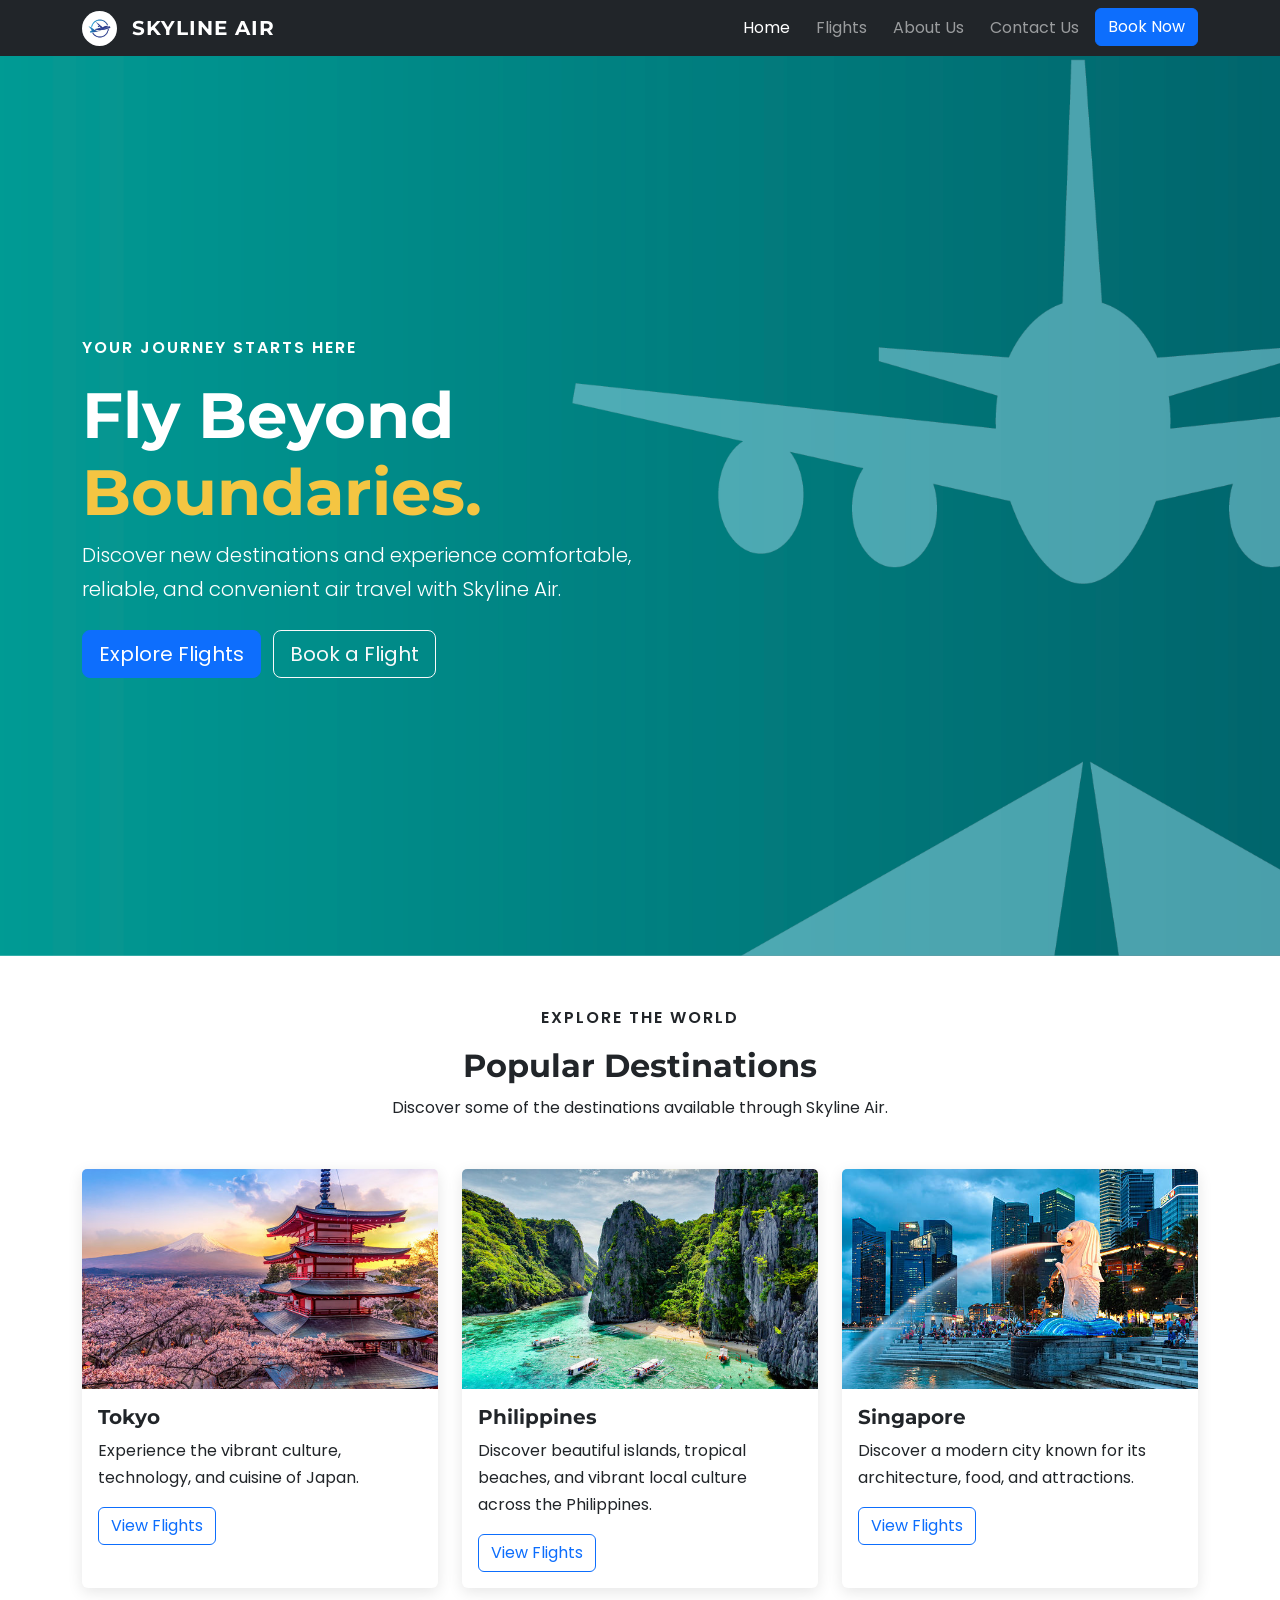
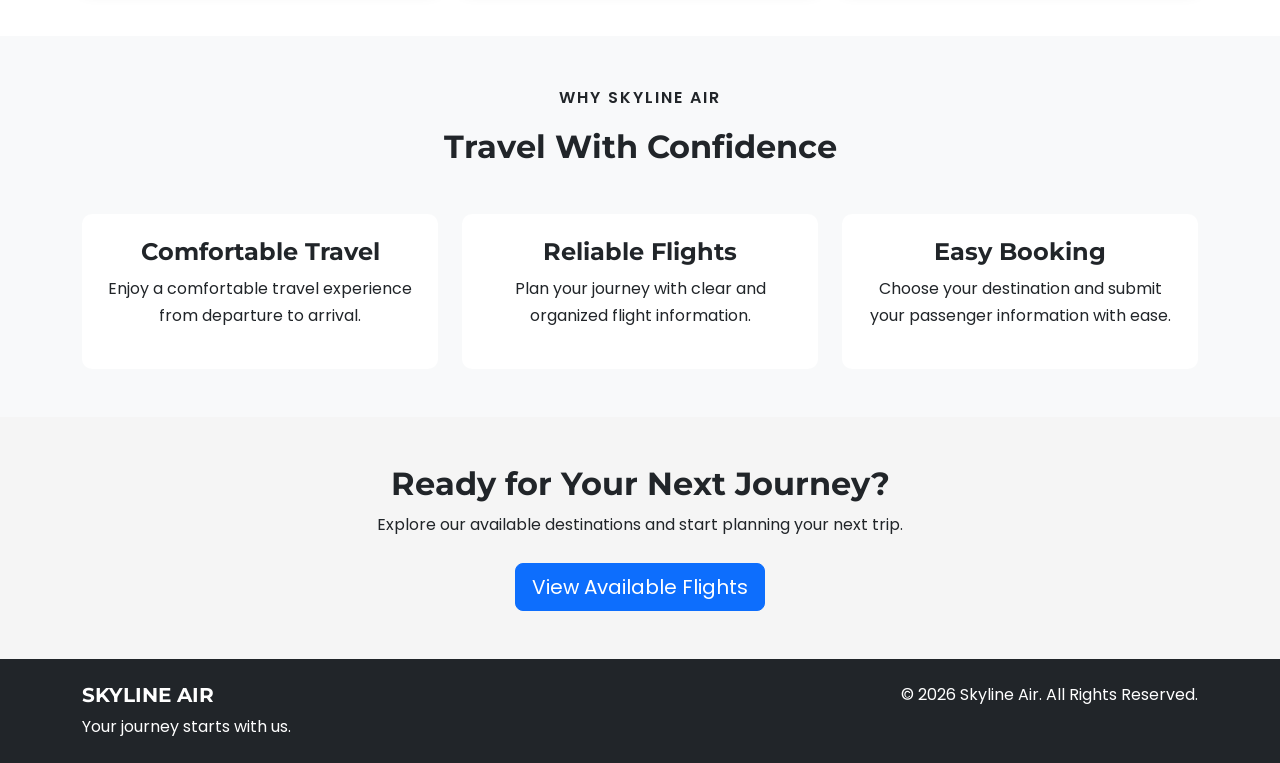
<file: index.html>
<!DOCTYPE html>
<html lang="en">

<head>
    <meta charset="UTF-8">
    <meta name="viewport" content="width=device-width, initial-scale=1.0">

    <title>Skyline Air | Home</title>

    <!-- Bootstrap CSS -->
    <link
        href="https://cdn.jsdelivr.net/npm/bootstrap@5.3.3/dist/css/bootstrap.min.css"
        rel="stylesheet">

    <!-- Google Fonts -->
    <link rel="preconnect" href="https://fonts.googleapis.com">
    <link rel="preconnect" href="https://fonts.gstatic.com" crossorigin>
    <link
        href="https://fonts.googleapis.com/css2?family=Montserrat:wght@400;500;600;700&family=Poppins:wght@400;500;600;700&display=swap"
        rel="stylesheet">

    <!-- Custom CSS -->
    <link rel="stylesheet" href="styles.css">
</head>

<body>

    <!-- Navbar -->
    <nav class="navbar navbar-expand-lg navbar-dark bg-dark">
        <div class="container">

            <img src="images/logo.jpg" class="logo">

            <a class="navbar-brand fw-bold" href="index.html">
                SKYLINE AIR
            </a>

           <button
                class="navbar-toggler"
                type="button"
                data-bs-toggle="collapse"
                data-bs-target="#navbarNav"
                aria-controls="navbarNav"
                aria-expanded="false"
                aria-label="Toggle navigation">

                <span class="navbar-toggler-icon"></span>

            </button>


            <div class="collapse navbar-collapse" id="navbarNav">

                <ul class="navbar-nav ms-auto">

                    <li class="nav-item">
                        <a class="nav-link active" href="index.html">Home</a>
                    </li>

                    <li class="nav-item">
                        <a class="nav-link" href="flights.html">Flights</a>
                    </li>

                    <li class="nav-item">
                        <a class="nav-link" href="about.html">About Us</a>
                    </li>

                    <li class="nav-item">
                        <a class="nav-link" href="contact.html">Contact Us</a>
                    </li>

                    <li class="nav-item ms-lg-2">
                        <a class="btn btn-primary" href="booking.html">
                            Book Now
                        </a>
                    </li>

                </ul>

            </div>
        </div>
    </nav>


    <!-- Hero Section -->
    <section class="hero-section">

    <div class="container">
        <div class="row align-items-center min-vh-100">

            <div class="col-lg-7">

                <p class="hero-subtitle">
                    YOUR JOURNEY STARTS HERE
                </p>

                <h1 class="display-3 fw-bold">
                    Fly Beyond
                    <span class="text-primary">Boundaries.</span>
                </h1>

                <p class="lead">
                    Discover new destinations and experience comfortable,
                    reliable, and convenient air travel with Skyline Air.
                </p>

                <div class="mt-4">

                    <a href="flights.html" class="btn btn-primary btn-lg me-2">
                        Explore Flights
                    </a>

                    <a href="booking.html" class="btn btn-outline-light btn-lg">
                        Book a Flight
                    </a>

                </div>

            </div>

        </div>
    </div>

</section>


    <!-- Popular Destinations -->
    <section class="py-5">

        <div class="container">

            <div class="text-center mb-5">

                <p class="section-subtitle">
                    EXPLORE THE WORLD
                </p>

                <h2 class="fw-bold">
                    Popular Destinations
                </h2>

                <p>
                    Discover some of the destinations available through
                    Skyline Air.
                </p>

            </div>


            <div class="row g-4">

                <!-- Tokyo -->
                <div class="col-md-6 col-lg-4">

                    <div class="card destination-card h-100">

                        <img
                            src="images/tokyo.jpg"
                            class="card-img-top"
                            alt="Tokyo">

                        <div class="card-body">

                            <h5 class="card-title fw-bold">
                                Tokyo
                            </h5>

                            <p class="card-text">
                                Experience the vibrant culture, technology,
                                and cuisine of Japan.
                            </p>

                            <a href="flights.html" class="btn btn-outline-primary">
                                View Flights
                            </a>

                        </div>

                    </div>

                </div>


                <!-- Philippines -->
                <div class="col-md-6 col-lg-4">

                    <div class="card destination-card h-100">

                        <img
                            src="images/philippines.jpg"
                            class="card-img-top"
                            alt="Philippines">

                        <div class="card-body">

                            <h5 class="card-title fw-bold">
                                Philippines
                            </h5>

                            <p class="card-text">
                                Discover beautiful islands, tropical beaches, and
                                vibrant local culture across the Philippines.
                            </p>

                            <a href="flights.html" class="btn btn-outline-primary">
                                View Flights
                            </a>

                        </div>

                    </div>

                </div>

                <!-- Singapore -->
                <div class="col-md-6 col-lg-4">

                    <div class="card destination-card h-100">

                        <img
                            src="images/singapore.jpg"
                            class="card-img-top"
                            alt="Singapore">

                        <div class="card-body">

                            <h5 class="card-title fw-bold">
                                Singapore
                            </h5>

                            <p class="card-text">
                                Discover a modern city known for its
                                architecture, food, and attractions.
                            </p>

                            <a href="flights.html" class="btn btn-outline-primary">
                                View Flights
                            </a>

                        </div>

                    </div>

                </div>

            </div>

        </div>

    </section>


    <!-- Why Choose Us -->
    <section class="py-5 bg-light">

        <div class="container">

            <div class="text-center mb-5">

                <p class="section-subtitle">
                    WHY SKYLINE AIR
                </p>

                <h2 class="fw-bold">
                    Travel With Confidence
                </h2>

            </div>


            <div class="row g-4 text-center">

                <div class="col-md-4">

                    <div class="feature-box p-4">

                        <h4 class="fw-bold">
                            Comfortable Travel
                        </h4>

                        <p>
                            Enjoy a comfortable travel experience from
                            departure to arrival.
                        </p>

                    </div>

                </div>


                <div class="col-md-4">

                    <div class="feature-box p-4">

                        <h4 class="fw-bold">
                            Reliable Flights
                        </h4>

                        <p>
                            Plan your journey with clear and organized
                            flight information.
                        </p>

                    </div>

                </div>


                <div class="col-md-4">

                    <div class="feature-box p-4">

                        <h4 class="fw-bold">
                            Easy Booking
                        </h4>

                        <p>
                            Choose your destination and submit your passenger
                            information with ease.
                        </p>

                    </div>

                </div>

            </div>

        </div>

    </section>


    <!-- Call To Action -->
    <section class="cta-section py-5">

        <div class="container text-center">

            <h2 class="fw-bold">
                Ready for Your Next Journey?
            </h2>

            <p class="mb-4">
                Explore our available destinations and start planning
                your next trip.
            </p>

            <a href="flights.html" class="btn btn-primary btn-lg">
                View Available Flights
            </a>

        </div>

    </section>


    <!-- Footer -->
    <footer class="bg-dark text-white py-4">

        <div class="container">

            <div class="row">

                <div class="col-md-6">

                    <h5 class="fw-bold">
                        SKYLINE AIR
                    </h5>

                    <p>
                        Your journey starts with us.
                    </p>

                </div>

                <div class="col-md-6 text-md-end">

                    <p class="mb-0">
                        © 2026 Skyline Air. All Rights Reserved.
                    </p>

                </div>

            </div>

        </div>

    </footer>


    <!-- Bootstrap JavaScript Bundle
         Required only for the responsive navbar toggler -->
    <script
        src="https://cdn.jsdelivr.net/npm/bootstrap@5.3.3/dist/js/bootstrap.bundle.min.js">
    </script>

</body>

</html>
</file>
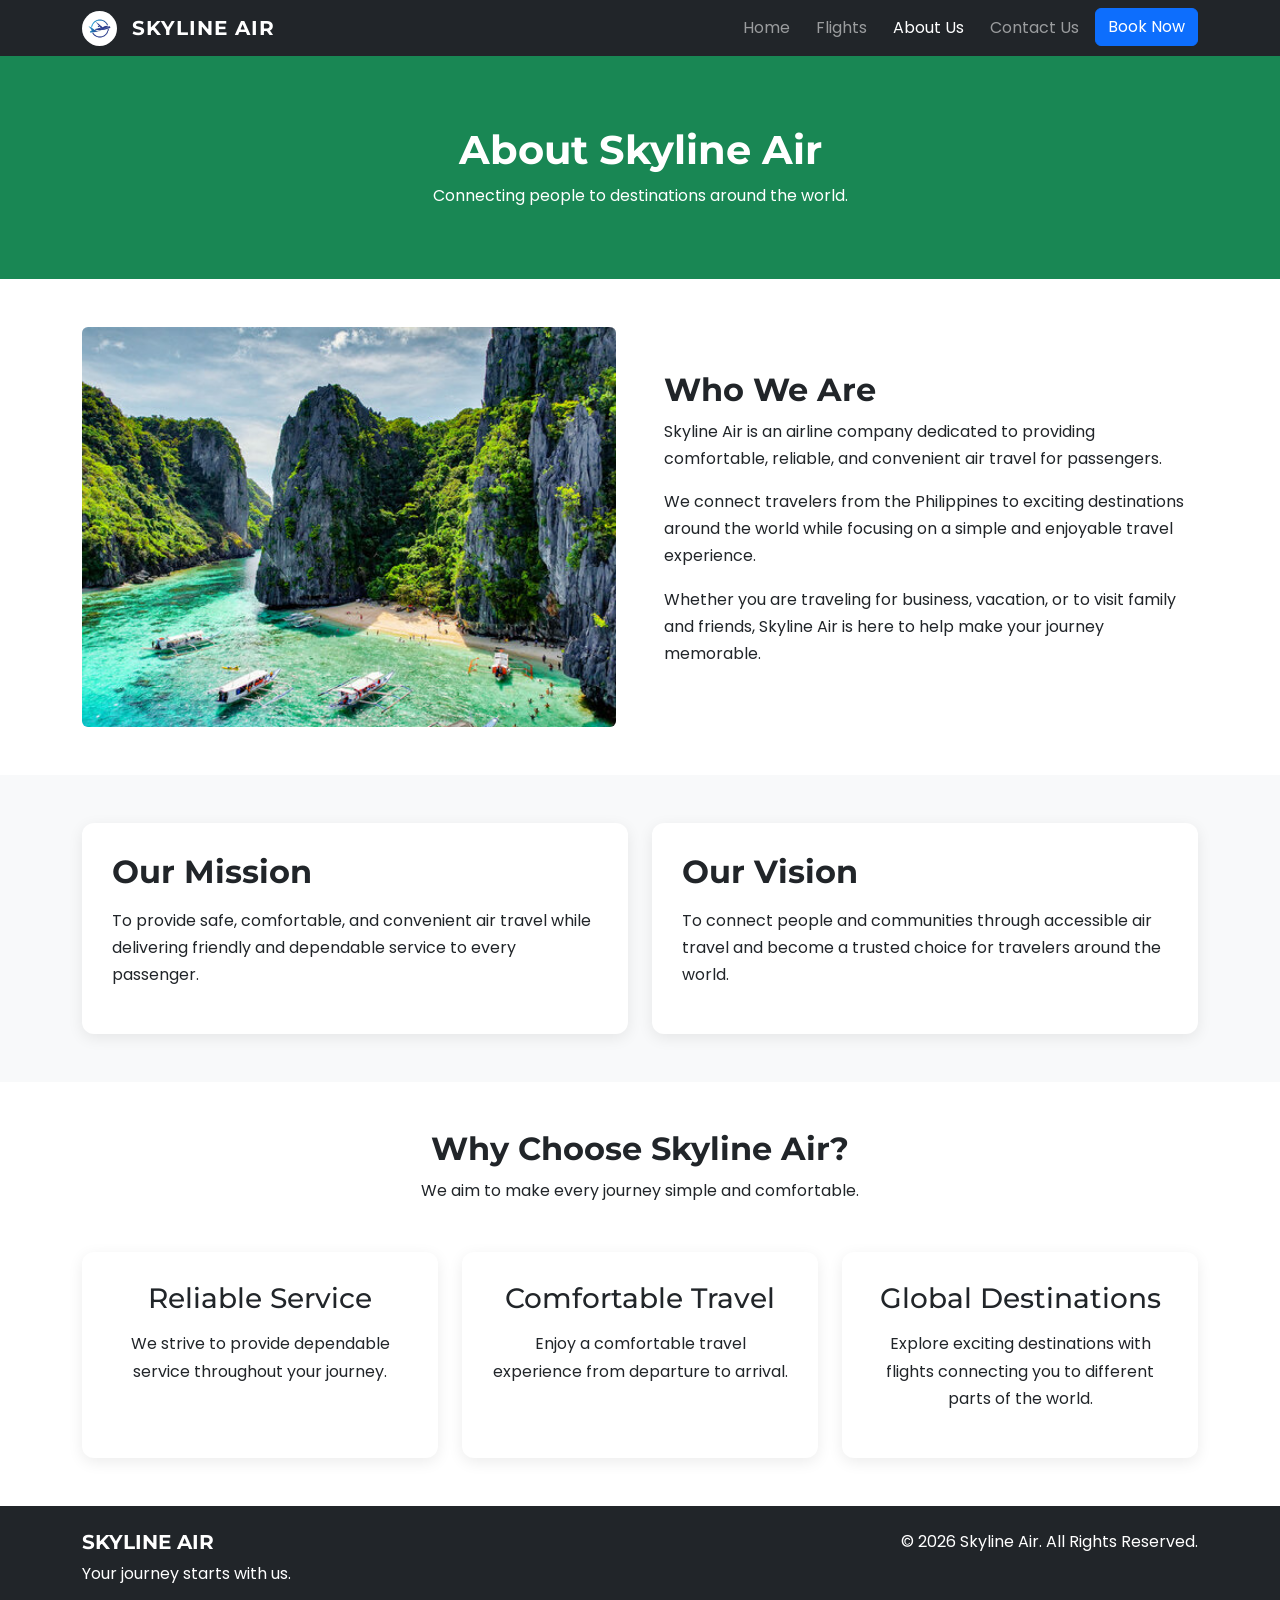
<file: about.html>
<!DOCTYPE html>
<html lang="en">

<head>
    <meta charset="UTF-8">
    <meta name="viewport" content="width=device-width, initial-scale=1.0">

    <title>About Us | Skyline Air</title>

    <!-- Bootstrap -->
    <link
        href="https://cdn.jsdelivr.net/npm/bootstrap@5.3.3/dist/css/bootstrap.min.css"
        rel="stylesheet">

    <!-- Google Fonts -->
    <link
        href="https://fonts.googleapis.com/css2?family=Montserrat:wght@400;500;600;700&family=Poppins:wght@400;500;600&display=swap"
        rel="stylesheet">

    <!-- Custom CSS -->
    <link rel="stylesheet" href="styles.css">
</head>

<body>

    <!-- Navbar -->
    <nav class="navbar navbar-expand-lg navbar-dark bg-dark">
        <div class="container">

            <img src="images/logo.jpg" class="logo" alt="Skyline Air Logo">

            <a class="navbar-brand fw-bold" href="index.html">
                SKYLINE AIR
            </a>

            <button
                class="navbar-toggler"
                type="button"
                data-bs-toggle="collapse"
                data-bs-target="#navbarNav"
                aria-controls="navbarNav"
                aria-expanded="false"
                aria-label="Toggle navigation">

                <span class="navbar-toggler-icon"></span>

            </button>

            <div class="collapse navbar-collapse" id="navbarNav">

                <ul class="navbar-nav ms-auto">

                    <li class="nav-item">
                        <a class="nav-link" href="index.html">
                            Home
                        </a>
                    </li>

                    <li class="nav-item">
                        <a class="nav-link" href="flights.html">
                            Flights
                        </a>
                    </li>

                    <li class="nav-item">
                        <a class="nav-link active" href="about.html">
                            About Us
                        </a>
                    </li>

                    <li class="nav-item">
                        <a class="nav-link" href="contact.html">
                            Contact Us
                        </a>
                    </li>

                    <li class="nav-item ms-lg-2">
                        <a class="btn btn-primary" href="booking.html">
                            Book Now
                        </a>
                    </li>

                </ul>

            </div>
        </div>
    </nav>


    <!-- About Header -->
    <section class="about-header">
        <div class="container text-center">

            <h1>About Skyline Air</h1>

            <p>
                Connecting people to destinations around the world.
            </p>

        </div>
    </section>


    <!-- About Us -->
    <main>

        <section class="py-5">

            <div class="container">

                <div class="row align-items-center g-5">

                    <div class="col-lg-6">

                        <img
                            src="images/philippines.jpg"
                            class="img-fluid rounded about-image"
                            alt="Skyline Air Destination">

                    </div>

                    <div class="col-lg-6">

                        <h2>Who We Are</h2>

                        <p>
                            Skyline Air is an airline company dedicated to
                            providing comfortable, reliable, and convenient
                            air travel for passengers.
                        </p>

                        <p>
                            We connect travelers from the Philippines to
                            exciting destinations around the world while
                            focusing on a simple and enjoyable travel
                            experience.
                        </p>

                        <p>
                            Whether you are traveling for business,
                            vacation, or to visit family and friends,
                            Skyline Air is here to help make your journey
                            memorable.
                        </p>

                    </div>

                </div>

            </div>

        </section>


        <!-- Mission and Vision -->
        <section class="about-values py-5">

            <div class="container">

                <div class="row g-4">

                    <div class="col-md-6">

                        <div class="value-card h-100">

                            <h2>Our Mission</h2>

                            <p>
                                To provide safe, comfortable, and convenient
                                air travel while delivering friendly and
                                dependable service to every passenger.
                            </p>

                        </div>

                    </div>

                    <div class="col-md-6">

                        <div class="value-card h-100">

                            <h2>Our Vision</h2>

                            <p>
                                To connect people and communities through
                                accessible air travel and become a trusted
                                choice for travelers around the world.
                            </p>

                        </div>

                    </div>

                </div>

            </div>

        </section>


        <!-- Why Choose Us -->
        <section class="py-5">

            <div class="container">

                <div class="text-center mb-5">

                    <h2>Why Choose Skyline Air?</h2>

                    <p>
                        We aim to make every journey simple and comfortable.
                    </p>

                </div>

                <div class="row g-4">

                    <div class="col-md-4">

                        <div class="value-card text-center h-100">

                            <h3>Reliable Service</h3>

                            <p>
                                We strive to provide dependable service
                                throughout your journey.
                            </p>

                        </div>

                    </div>

                    <div class="col-md-4">

                        <div class="value-card text-center h-100">

                            <h3>Comfortable Travel</h3>

                            <p>
                                Enjoy a comfortable travel experience
                                from departure to arrival.
                            </p>

                        </div>

                    </div>

                    <div class="col-md-4">

                        <div class="value-card text-center h-100">

                            <h3>Global Destinations</h3>

                            <p>
                                Explore exciting destinations with flights
                                connecting you to different parts of the world.
                            </p>

                        </div>

                    </div>

                </div>

            </div>

        </section>

    </main>


    <!-- Footer -->
     <footer class="bg-dark text-white py-4">

        <div class="container">

            <div class="row">

                <div class="col-md-6">

                    <h5 class="fw-bold">
                        SKYLINE AIR
                    </h5>

                    <p>
                        Your journey starts with us.
                    </p>

                </div>

                <div class="col-md-6 text-md-end">

                    <p class="mb-0">
                        © 2026 Skyline Air. All Rights Reserved.
                    </p>

                </div>

            </div>

        </div>

    </footer>

    <!-- Bootstrap JavaScript Bundle -->
<script src="https://cdn.jsdelivr.net/npm/bootstrap@5.3.3/dist/js/bootstrap.bundle.min.js"></script>

</body>

</html>
</file>
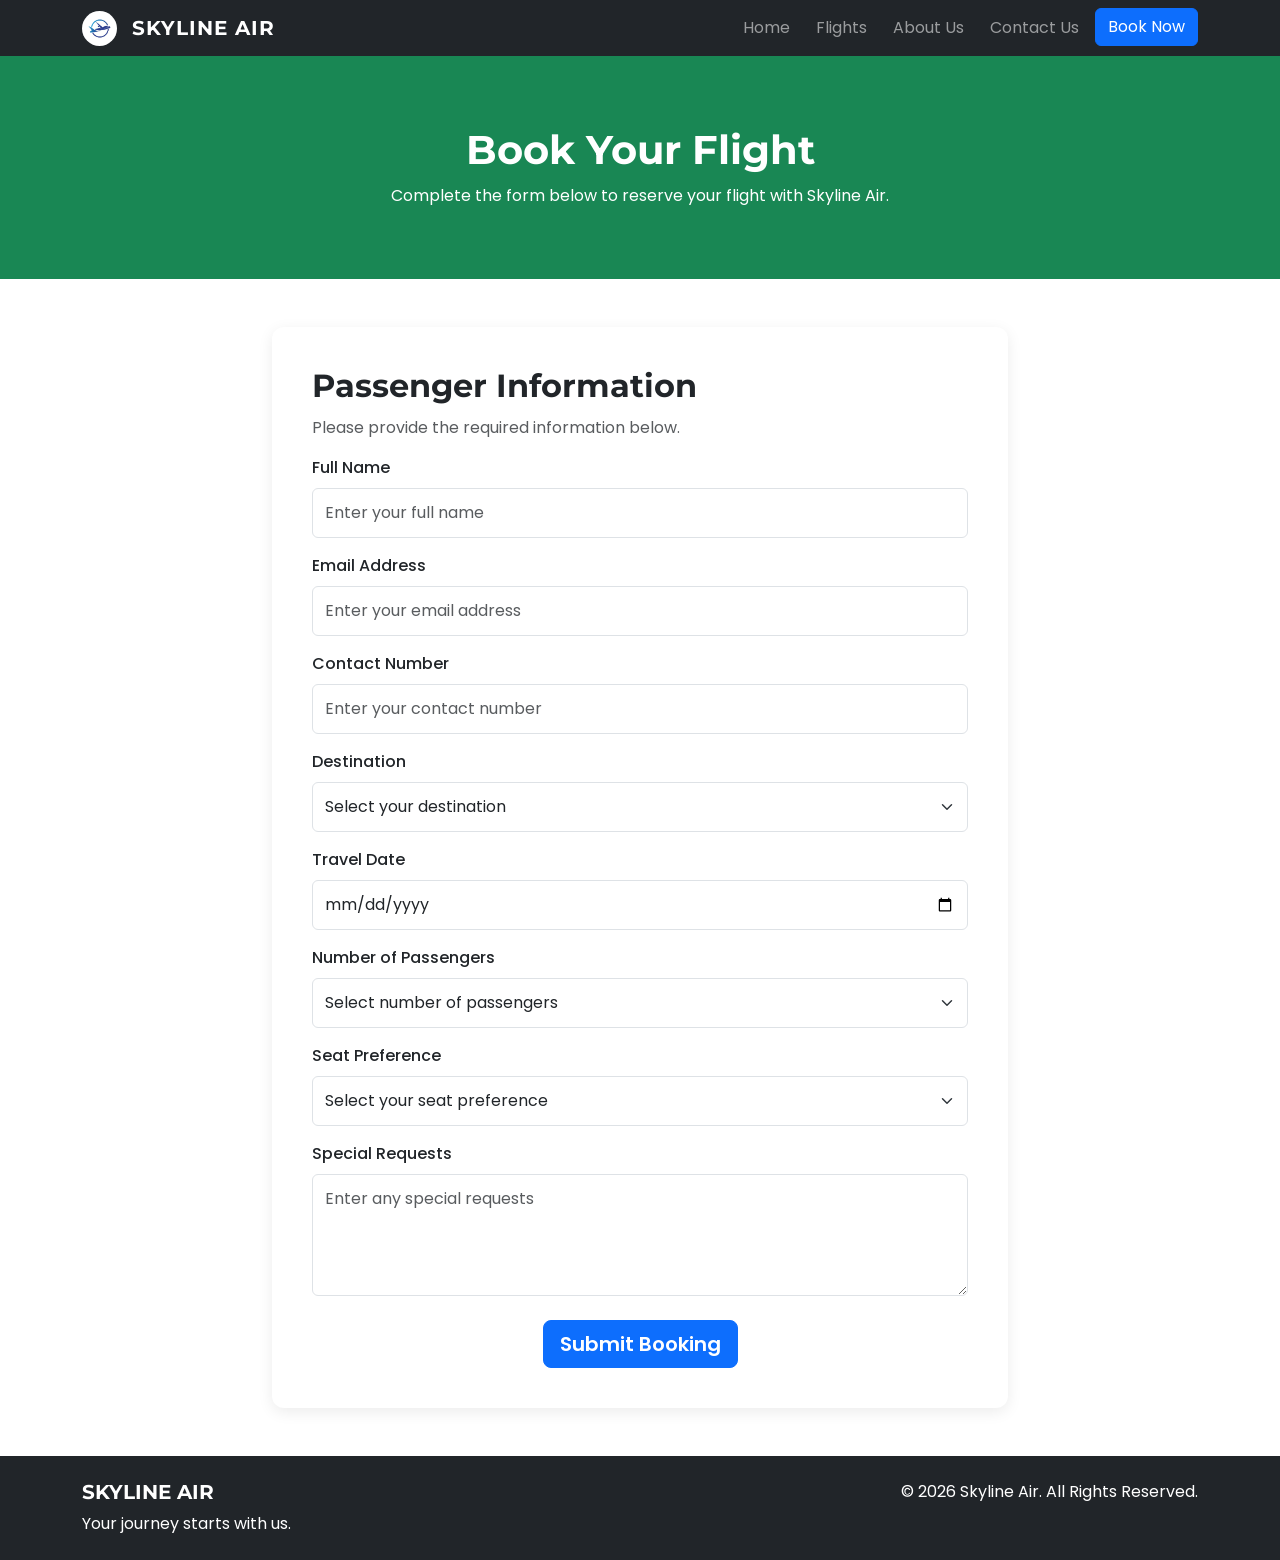
<file: booking.html>
<!DOCTYPE html>
<html lang="en">

<head>
    <meta charset="UTF-8">
    <meta name="viewport" content="width=device-width, initial-scale=1.0">

    <title>Book a Flight | Skyline Air</title>

    <!-- Bootstrap -->
    <link
        href="https://cdn.jsdelivr.net/npm/bootstrap@5.3.3/dist/css/bootstrap.min.css"
        rel="stylesheet">

    <!-- Google Fonts -->
    <link
        href="https://fonts.googleapis.com/css2?family=Montserrat:wght@400;500;600;700&family=Poppins:wght@400;500;600&display=swap"
        rel="stylesheet">

    <!-- Custom CSS -->
    <link rel="stylesheet" href="styles.css">
</head>

<body>

    <!-- Navbar -->
    <nav class="navbar navbar-expand-lg navbar-dark bg-dark">
        <div class="container">

            <img src="images/logo.jpg" class="logo" alt="Skyline Air Logo">

            <a class="navbar-brand fw-bold" href="index.html">
                SKYLINE AIR
            </a>

            <button
                class="navbar-toggler"
                type="button"
                data-bs-toggle="collapse"
                data-bs-target="#navbarNav"
                aria-controls="navbarNav"
                aria-expanded="false"
                aria-label="Toggle navigation">

                <span class="navbar-toggler-icon"></span>

            </button>

            <div class="collapse navbar-collapse" id="navbarNav">

                <ul class="navbar-nav ms-auto">

                    <li class="nav-item">
                        <a class="nav-link" href="index.html">Home</a>
                    </li>

                    <li class="nav-item">
                        <a class="nav-link" href="flights.html">Flights</a>
                    </li>

                    <li class="nav-item">
                        <a class="nav-link" href="about.html">About Us</a>
                    </li>

                    <li class="nav-item">
                        <a class="nav-link" href="contact.html">Contact Us</a>
                    </li>

                    <li class="nav-item ms-lg-2">
                        <a class="btn btn-primary" href="booking.html">
                            Book Now
                        </a>
                    </li>

                </ul>

            </div>
        </div>
    </nav>


    <!-- Booking Header -->
    <section class="booking-header">
        <div class="container text-center">

            <h1>Book Your Flight</h1>

            <p>
                Complete the form below to reserve your flight with Skyline Air.
            </p>

        </div>
    </section>


    <!-- Booking Form -->
    <main class="container py-5">

        <div class="row justify-content-center">

            <div class="col-lg-8">

                <div class="booking-form">

                    <h2>Passenger Information</h2>

                    <p class="text-muted">
                        Please provide the required information below.
                    </p>


                    <form>

                        <!-- Full Name -->
                        <div class="mb-3">

                            <label for="fullName" class="form-label">
                                Full Name
                            </label>

                            <input
                                type="text"
                                class="form-control"
                                id="fullName"
                                placeholder="Enter your full name"
                                required>

                        </div>


                        <!-- Email -->
                        <div class="mb-3">

                            <label for="email" class="form-label">
                                Email Address
                            </label>

                            <input
                                type="email"
                                class="form-control"
                                id="email"
                                placeholder="Enter your email address"
                                required>

                        </div>


                        <!-- Contact Number -->
                        <div class="mb-3">

                            <label for="contactNumber" class="form-label">
                                Contact Number
                            </label>

                            <input
                                type="tel"
                                class="form-control"
                                id="contactNumber"
                                placeholder="Enter your contact number"
                                required>

                        </div>


                        <!-- Destination -->
                        <div class="mb-3">

                            <label for="destination" class="form-label">
                                Destination
                            </label>

                            <select
                                class="form-select"
                                id="destination"
                                required>

                                <option value="" selected disabled>
                                    Select your destination
                                </option>

                                <option value="cebu">
                                    Cebu, Philippines
                                </option>

                                <option value="tokyo">
                                    Tokyo, Japan
                                </option>

                                <option value="singapore">
                                    Singapore
                                </option>

                                <option value="dubai">
                                    Dubai, UAE
                                </option>

                                <option value="paris">
                                    Paris, France
                                </option>

                                <option value="sydney">
                                    Sydney, Australia
                                </option>

                            </select>

                        </div>


                        <!-- Travel Date -->
                        <div class="mb-3">

                            <label for="travelDate" class="form-label">
                                Travel Date
                            </label>

                            <input
                                type="date"
                                class="form-control"
                                id="travelDate"
                                required>

                        </div>


                        <!-- Number of Passengers -->
                        <div class="mb-3">

                            <label for="passengers" class="form-label">
                                Number of Passengers
                            </label>

                            <select
                                class="form-select"
                                id="passengers"
                                required>

                                <option value="" selected disabled>
                                    Select number of passengers
                                </option>

                                <option value="1">1 Passenger</option>
                                <option value="2">2 Passengers</option>
                                <option value="3">3 Passengers</option>
                                <option value="4">4 Passengers</option>
                                <option value="5">5 Passengers</option>

                            </select>

                        </div>


                        <!-- Seat Preference -->
                        <div class="mb-3">

                            <label for="seat" class="form-label">
                                Seat Preference
                            </label>

                            <select
                                class="form-select"
                                id="seat"
                                required>

                                <option value="" selected disabled>
                                    Select your seat preference
                                </option>

                                <option value="window">
                                    Window Seat
                                </option>

                                <option value="aisle">
                                    Aisle Seat
                                </option>

                                <option value="middle">
                                    Middle Seat
                                </option>

                            </select>

                        </div>


                        <!-- Special Requests -->
                        <div class="mb-4">

                            <label for="requests" class="form-label">
                                Special Requests
                            </label>

                            <textarea
                                class="form-control"
                                id="requests"
                                rows="4"
                                placeholder="Enter any special requests"></textarea>

                        </div>


                        <!-- Submit -->
                        <div class="text-center">

                            <button
                                type="submit"
                                class="btn btn-primary btn-lg">

                                Submit Booking

                            </button>

                        </div>

                    </form>

                </div>

            </div>

        </div>

    </main>


    <!-- Footer -->
     <footer class="bg-dark text-white py-4">

        <div class="container">

            <div class="row">

                <div class="col-md-6">

                    <h5 class="fw-bold">
                        SKYLINE AIR
                    </h5>

                    <p>
                        Your journey starts with us.
                    </p>

                </div>

                <div class="col-md-6 text-md-end">

                    <p class="mb-0">
                        © 2026 Skyline Air. All Rights Reserved.
                    </p>

                </div>

            </div>

        </div>

    </footer>

    <!-- Bootstrap JavaScript Bundle -->
<script src="https://cdn.jsdelivr.net/npm/bootstrap@5.3.3/dist/js/bootstrap.bundle.min.js"></script>

</body>

</html>
</file>
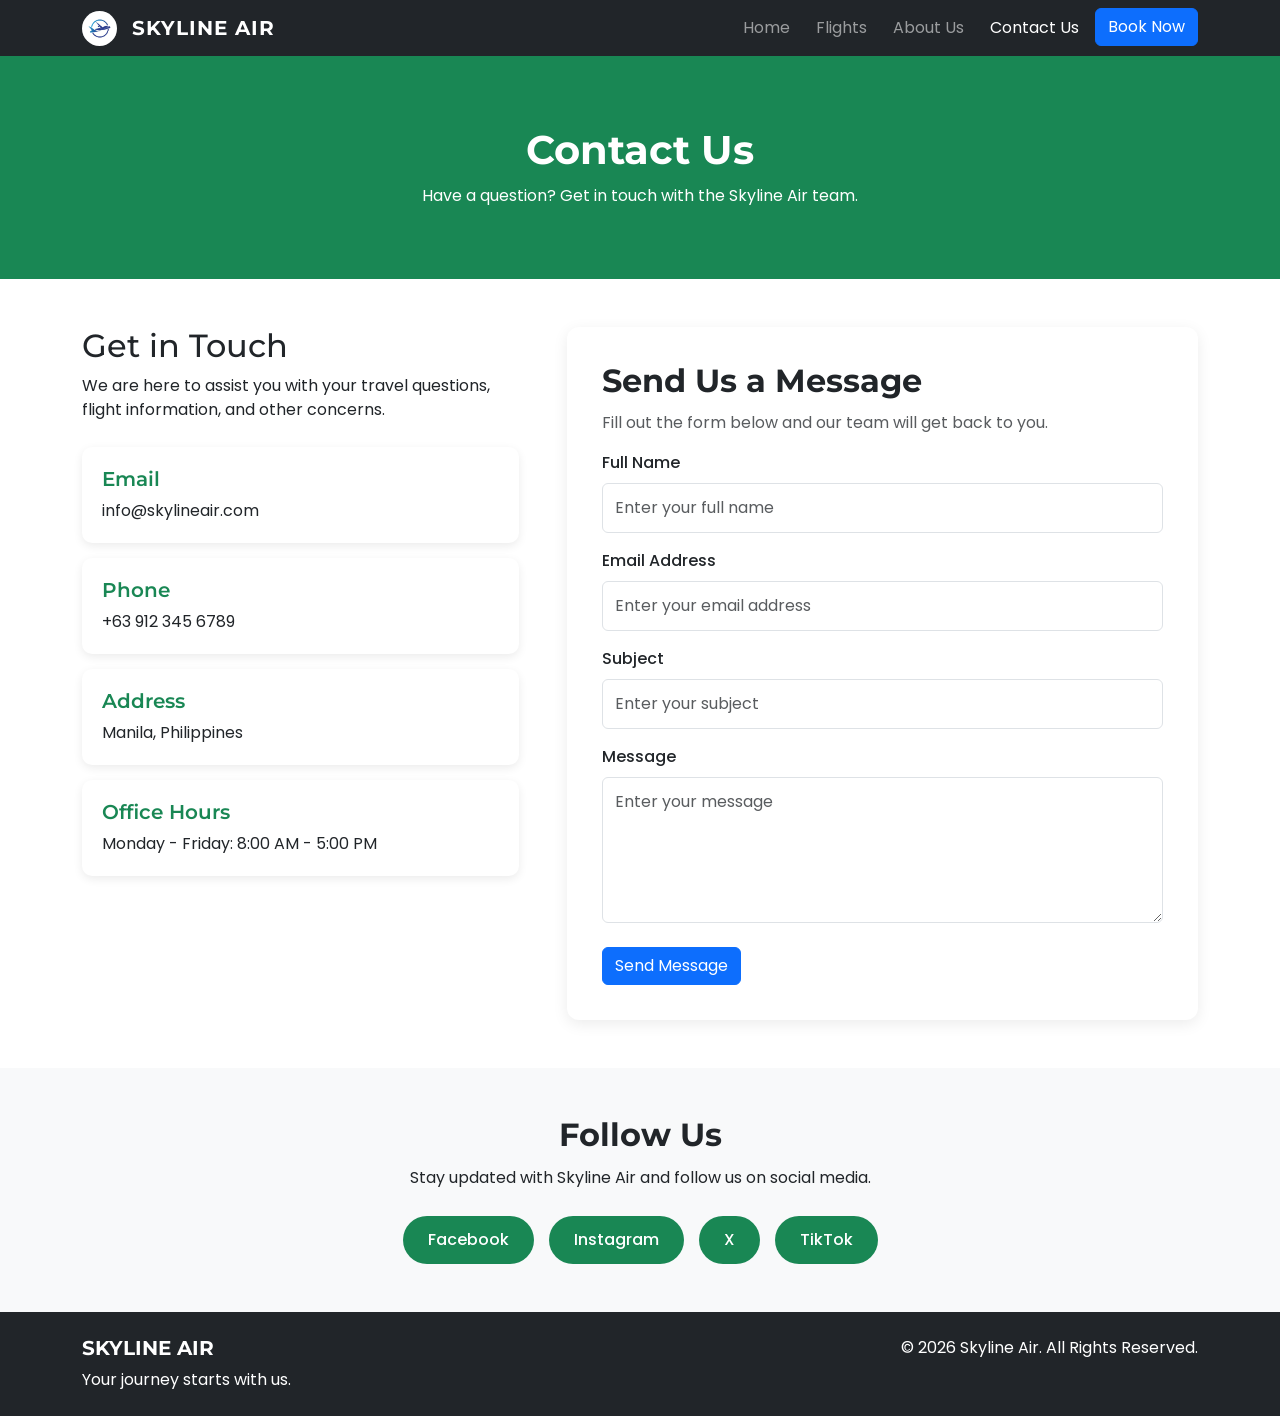
<file: contact.html>
<!DOCTYPE html>
<html lang="en">

<head>
    <meta charset="UTF-8">
    <meta name="viewport" content="width=device-width, initial-scale=1.0">

    <title>Contact Us | Skyline Air</title>

    <!-- Bootstrap -->
    <link
        href="https://cdn.jsdelivr.net/npm/bootstrap@5.3.3/dist/css/bootstrap.min.css"
        rel="stylesheet">

    <!-- Google Fonts -->
    <link
        href="https://fonts.googleapis.com/css2?family=Montserrat:wght@400;500;600;700&family=Poppins:wght@400;500;600&display=swap"
        rel="stylesheet">

    <!-- Custom CSS -->
    <link rel="stylesheet" href="styles.css">
</head>

<body>

    <!-- Navbar -->
    <nav class="navbar navbar-expand-lg navbar-dark bg-dark">
        <div class="container">

            <img src="images/logo.jpg" class="logo" alt="Skyline Air Logo">

            <a class="navbar-brand fw-bold" href="index.html">
                SKYLINE AIR
            </a>

            <button
                class="navbar-toggler"
                type="button"
                data-bs-toggle="collapse"
                data-bs-target="#navbarNav"
                aria-controls="navbarNav"
                aria-expanded="false"
                aria-label="Toggle navigation">

                <span class="navbar-toggler-icon"></span>

            </button>

            <div class="collapse navbar-collapse" id="navbarNav">

                <ul class="navbar-nav ms-auto">

                    <li class="nav-item">
                        <a class="nav-link" href="index.html">
                            Home
                        </a>
                    </li>

                    <li class="nav-item">
                        <a class="nav-link" href="flights.html">
                            Flights
                        </a>
                    </li>

                    <li class="nav-item">
                        <a class="nav-link" href="about.html">
                            About Us
                        </a>
                    </li>

                    <li class="nav-item">
                        <a class="nav-link active" href="contact.html">
                            Contact Us
                        </a>
                    </li>

                    <li class="nav-item ms-lg-2">
                        <a class="btn btn-primary" href="booking.html">
                            Book Now
                        </a>
                    </li>

                </ul>

            </div>
        </div>
    </nav>


            <!-- Contact Header -->
            <section class="contact-header">

                <div class="container text-center">

                    <h1>Contact Us</h1>

                    <p>
                        Have a question? Get in touch with the Skyline Air team.
                    </p>

                </div>

            </section>

<!-- Contact Section -->
<main class="py-5">

    <div class="container">

        <div class="row g-5">

            <!-- Contact Information -->
            <div class="col-lg-5">

                <h2>Get in Touch</h2>

                <p>
                    We are here to assist you with your travel questions,
                    flight information, and other concerns.
                </p>

                <div class="contact-cards">

                    <div class="contact-card">
                        <h5>Email</h5>
                        <p>info@skylineair.com</p>
                    </div>

                    <div class="contact-card">
                        <h5>Phone</h5>
                        <p>+63 912 345 6789</p>
                    </div>

                    <div class="contact-card">
                        <h5>Address</h5>
                        <p>Manila, Philippines</p>
                    </div>

                    <div class="contact-card">
                        <h5>Office Hours</h5>
                        <p>Monday - Friday: 8:00 AM - 5:00 PM</p>
                    </div>

                </div>

            </div>


            <!-- Contact Form -->
            <div class="col-lg-7">

                <div class="contact-form">

                    <h2>Send Us a Message</h2>

                    <p class="text-muted">
                        Fill out the form below and our team will get
                        back to you.
                    </p>

                    <form>

                        <!-- Name -->
                        <div class="mb-3">

                            <label for="name" class="form-label">
                                Full Name
                            </label>

                            <input
                                type="text"
                                class="form-control"
                                id="name"
                                placeholder="Enter your full name"
                                required>

                        </div>


                        <!-- Email -->
                        <div class="mb-3">

                            <label for="email" class="form-label">
                                Email Address
                            </label>

                            <input
                                type="email"
                                class="form-control"
                                id="email"
                                placeholder="Enter your email address"
                                required>

                        </div>


                        <!-- Subject -->
                        <div class="mb-3">

                            <label for="subject" class="form-label">
                                Subject
                            </label>

                            <input
                                type="text"
                                class="form-control"
                                id="subject"
                                placeholder="Enter your subject"
                                required>

                        </div>


                        <!-- Message -->
                        <div class="mb-4">

                            <label for="message" class="form-label">
                                Message
                            </label>

                            <textarea
                                class="form-control"
                                id="message"
                                rows="5"
                                placeholder="Enter your message"
                                required></textarea>

                        </div>


                        <!-- Submit -->
                        <button
                            type="submit"
                            class="btn btn-primary">

                            Send Message

                        </button>

                    </form>

                </div>

            </div>

        </div>

    </div>

</main>


    <!-- Social Media -->
<section class="social-media py-5">

    <div class="container text-center">

        <h2>Follow Us</h2>

        <p>
            Stay updated with Skyline Air and follow us on social media.
        </p>

        <div class="social-links">

            <a href="https://www.facebook.com/" class="social-link">
                Facebook
            </a>

            <a href="https://www.instagram.com/?hl=en" class="social-link">
                Instagram
            </a>

            <a href="https://x.com/" class="social-link">
                X
            </a>

            <a href="https://www.tiktok.com/en/" class="social-link">
                TikTok
            </a>

        </div>

    </div>

</section>


    <!-- Footer -->
    <footer class="bg-dark text-white py-4">

        <div class="container">

            <div class="row">

                <div class="col-md-6">

                    <h5 class="fw-bold">
                        SKYLINE AIR
                    </h5>

                    <p>
                        Your journey starts with us.
                    </p>

                </div>

                <div class="col-md-6 text-md-end">

                    <p class="mb-0">
                        © 2026 Skyline Air. All Rights Reserved.
                    </p>

                </div>

            </div>

        </div>

    </footer>

<!-- Bootstrap JavaScript Bundle -->
<script src="https://cdn.jsdelivr.net/npm/bootstrap@5.3.3/dist/js/bootstrap.bundle.min.js"></script>

</body>

</html>
</file>
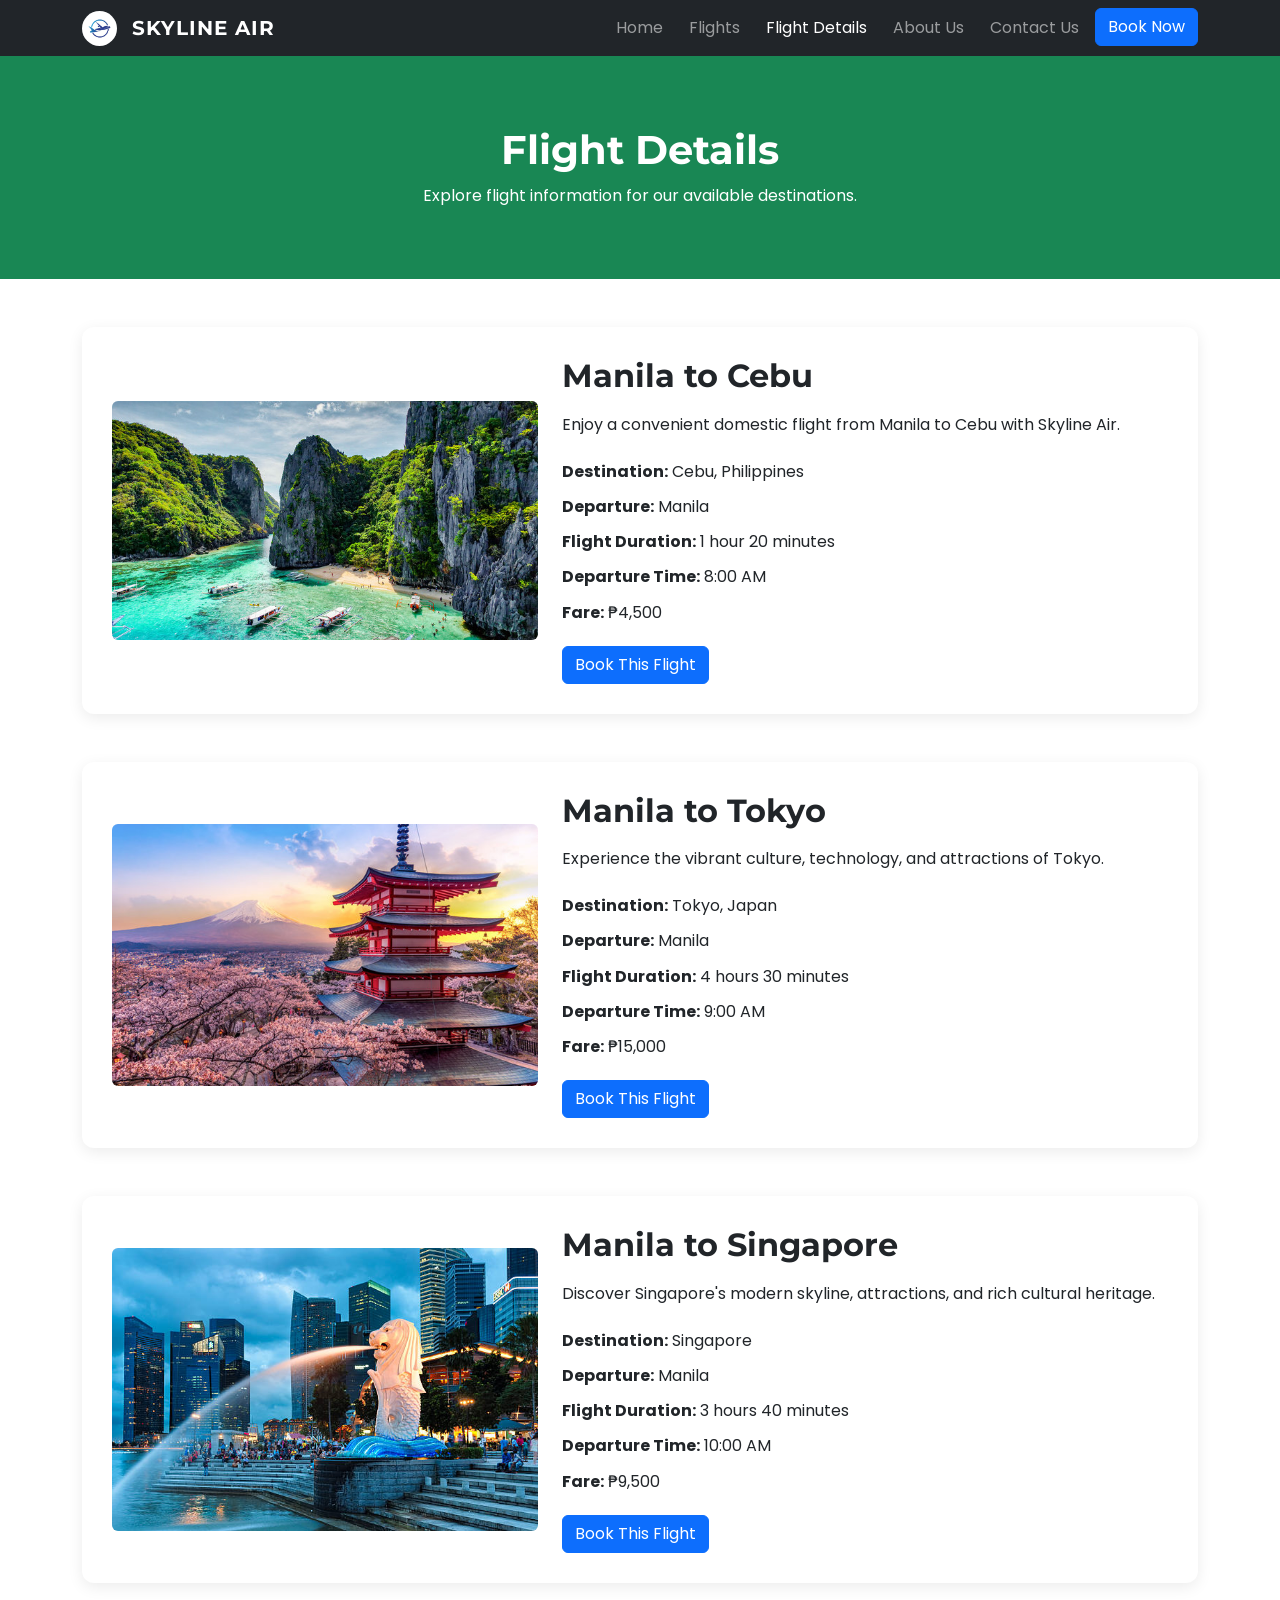
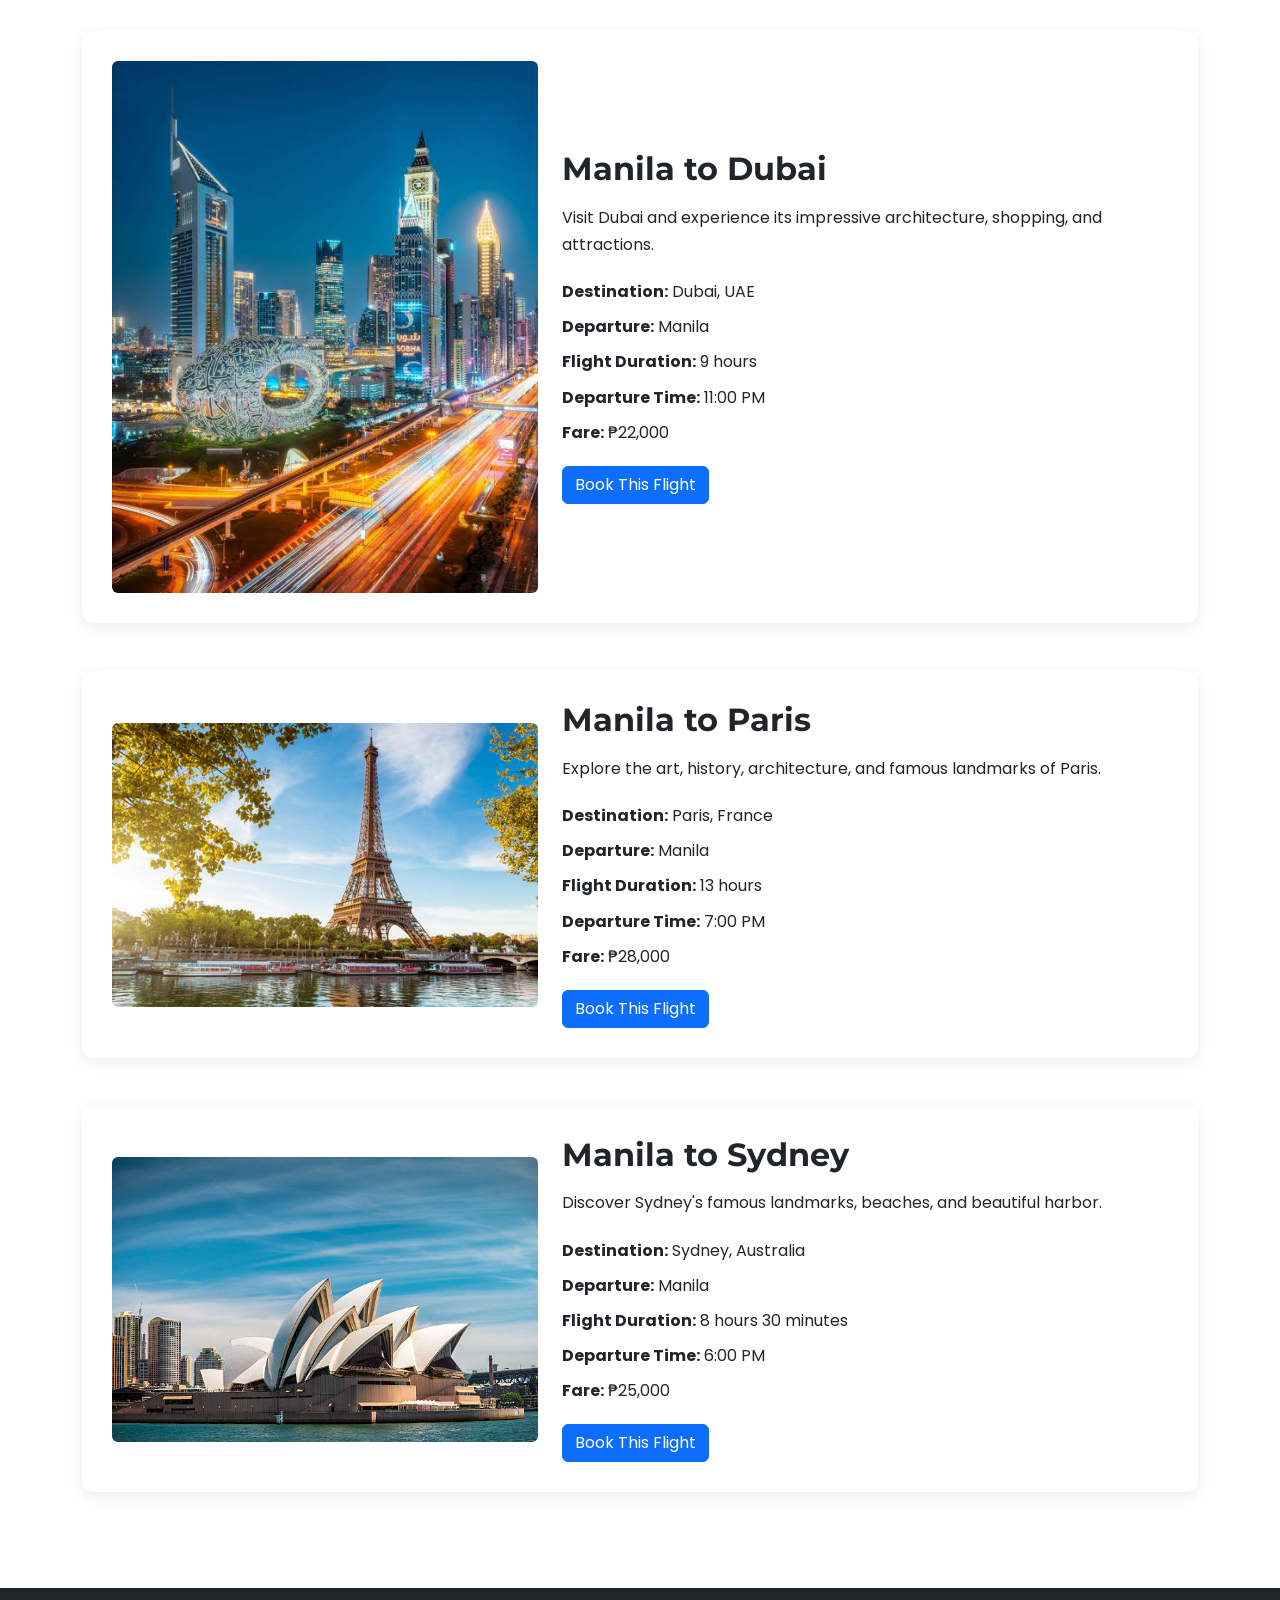
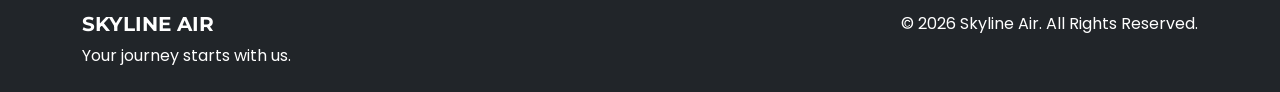
<file: flight-details.html>
<!DOCTYPE html>
<html lang="en">

<head>
    <meta charset="UTF-8">
    <meta name="viewport" content="width=device-width, initial-scale=1.0">

    <title>Flight Details | Skyline Air</title>

    <!-- Bootstrap -->
    <link
        href="https://cdn.jsdelivr.net/npm/bootstrap@5.3.3/dist/css/bootstrap.min.css"
        rel="stylesheet">

    <!-- Google Fonts -->
    <link
        href="https://fonts.googleapis.com/css2?family=Montserrat:wght@400;500;600;700&family=Poppins:wght@400;500;600&display=swap"
        rel="stylesheet">

    <!-- Custom CSS -->
    <link rel="stylesheet" href="styles.css">
</head>

<body>

    <!-- Navbar -->
    <nav class="navbar navbar-expand-lg navbar-dark bg-dark">
        <div class="container">

            <img src="images/logo.jpg" class="logo" alt="Skyline Air Logo">

            <a class="navbar-brand fw-bold" href="index.html">
                SKYLINE AIR
            </a>

            <button
                class="navbar-toggler"
                type="button"
                data-bs-toggle="collapse"
                data-bs-target="#navbarNav"
                aria-controls="navbarNav"
                aria-expanded="false"
                aria-label="Toggle navigation">

                <span class="navbar-toggler-icon"></span>

            </button>

            <div class="collapse navbar-collapse" id="navbarNav">

                <ul class="navbar-nav ms-auto">

                    <li class="nav-item">
                        <a class="nav-link" href="index.html">Home</a>
                    </li>

                    <li class="nav-item">
                        <a class="nav-link" href="flights.html">Flights</a>
                    </li>

                    <li class="nav-item">
                        <a class="nav-link active" href="flight-details.html">
                            Flight Details
                        </a>
                    </li>

                    <li class="nav-item">
                        <a class="nav-link" href="about.html">About Us</a>
                    </li>

                    <li class="nav-item">
                        <a class="nav-link" href="contact.html">Contact Us</a>
                    </li>

                    <li class="nav-item ms-lg-2">
                        <a class="btn btn-primary" href="booking.html">
                            Book Now
                        </a>
                    </li>

                </ul>

            </div>
        </div>
    </nav>


    <!-- Page Header -->
    <section class="details-header">
        <div class="container text-center">
            <h1>Flight Details</h1>
            <p>
                Explore flight information for our available destinations.
            </p>
        </div>
    </section>


    <!-- Flight Details -->
    <main class="container py-5">

        <!-- Philippines -->
        <section class="flight-detail-card mb-5" id="philippines">

            <div class="row align-items-center">

                <div class="col-lg-5">
                    <img
                        src="images/philippines.jpg"
                        class="img-fluid rounded"
                        alt="Philippines">
                </div>

                <div class="col-lg-7">

                    <h2>Manila to Cebu</h2>

                    <p>
                        Enjoy a convenient domestic flight from Manila
                        to Cebu with Skyline Air.
                    </p>

                    <div class="flight-info">

                        <p><strong>Destination:</strong> Cebu, Philippines</p>

                        <p><strong>Departure:</strong> Manila</p>

                        <p><strong>Flight Duration:</strong> 1 hour 20 minutes</p>

                        <p><strong>Departure Time:</strong> 8:00 AM</p>

                        <p><strong>Fare:</strong> ₱4,500</p>

                    </div>

                    <a href="booking.html" class="btn btn-primary">
                        Book This Flight
                    </a>

                </div>

            </div>

        </section>


        <!-- Tokyo -->
        <section class="flight-detail-card mb-5" id="tokyo">

            <div class="row align-items-center">

                <div class="col-lg-5">
                    <img
                        src="images/tokyo.jpg"
                        class="img-fluid rounded"
                        alt="Tokyo">
                </div>

                <div class="col-lg-7">

                    <h2>Manila to Tokyo</h2>

                    <p>
                        Experience the vibrant culture, technology,
                        and attractions of Tokyo.
                    </p>

                    <div class="flight-info">

                        <p><strong>Destination:</strong> Tokyo, Japan</p>

                        <p><strong>Departure:</strong> Manila</p>

                        <p><strong>Flight Duration:</strong> 4 hours 30 minutes</p>

                        <p><strong>Departure Time:</strong> 9:00 AM</p>

                        <p><strong>Fare:</strong> ₱15,000</p>

                    </div>

                    <a href="booking.html" class="btn btn-primary">
                        Book This Flight
                    </a>

                </div>

            </div>

        </section>


        <!-- Singapore -->
        <section class="flight-detail-card mb-5" id="singapore">

            <div class="row align-items-center">

                <div class="col-lg-5">
                    <img
                        src="images/singapore.jpg"
                        class="img-fluid rounded"
                        alt="Singapore">
                </div>

                <div class="col-lg-7">

                    <h2>Manila to Singapore</h2>

                    <p>
                        Discover Singapore's modern skyline,
                        attractions, and rich cultural heritage.
                    </p>

                    <div class="flight-info">

                        <p><strong>Destination:</strong> Singapore</p>

                        <p><strong>Departure:</strong> Manila</p>

                        <p><strong>Flight Duration:</strong> 3 hours 40 minutes</p>

                        <p><strong>Departure Time:</strong> 10:00 AM</p>

                        <p><strong>Fare:</strong> ₱9,500</p>

                    </div>

                    <a href="booking.html" class="btn btn-primary">
                        Book This Flight
                    </a>

                </div>

            </div>

        </section>


        <!-- Dubai -->
        <section class="flight-detail-card mb-5" id="dubai">

            <div class="row align-items-center">

                <div class="col-lg-5">
                    <img
                        src="images/dubai.jpg"
                        class="img-fluid rounded"
                        alt="Dubai">
                </div>

                <div class="col-lg-7">

                    <h2>Manila to Dubai</h2>

                    <p>
                        Visit Dubai and experience its impressive
                        architecture, shopping, and attractions.
                    </p>

                    <div class="flight-info">

                        <p><strong>Destination:</strong> Dubai, UAE</p>

                        <p><strong>Departure:</strong> Manila</p>

                        <p><strong>Flight Duration:</strong> 9 hours</p>

                        <p><strong>Departure Time:</strong> 11:00 PM</p>

                        <p><strong>Fare:</strong> ₱22,000</p>

                    </div>

                    <a href="booking.html" class="btn btn-primary">
                        Book This Flight
                    </a>

                </div>

            </div>

        </section>


        <!-- Paris -->
        <section class="flight-detail-card mb-5" id="paris">

            <div class="row align-items-center">

                <div class="col-lg-5">
                    <img
                        src="images/paris.jpg"
                        class="img-fluid rounded"
                        alt="Paris">
                </div>

                <div class="col-lg-7">

                    <h2>Manila to Paris</h2>

                    <p>
                        Explore the art, history, architecture,
                        and famous landmarks of Paris.
                    </p>

                    <div class="flight-info">

                        <p><strong>Destination:</strong> Paris, France</p>

                        <p><strong>Departure:</strong> Manila</p>

                        <p><strong>Flight Duration:</strong> 13 hours</p>

                        <p><strong>Departure Time:</strong> 7:00 PM</p>

                        <p><strong>Fare:</strong> ₱28,000</p>

                    </div>

                    <a href="booking.html" class="btn btn-primary">
                        Book This Flight
                    </a>

                </div>

            </div>

        </section>


        <!-- Sydney -->
        <section class="flight-detail-card mb-5" id="sydney">

            <div class="row align-items-center">

                <div class="col-lg-5">
                    <img
                        src="images/sydney.jpg"
                        class="img-fluid rounded"
                        alt="Sydney">
                </div>

                <div class="col-lg-7">

                    <h2>Manila to Sydney</h2>

                    <p>
                        Discover Sydney's famous landmarks,
                        beaches, and beautiful harbor.
                    </p>

                    <div class="flight-info">

                        <p><strong>Destination:</strong> Sydney, Australia</p>

                        <p><strong>Departure:</strong> Manila</p>

                        <p><strong>Flight Duration:</strong> 8 hours 30 minutes</p>

                        <p><strong>Departure Time:</strong> 6:00 PM</p>

                        <p><strong>Fare:</strong> ₱25,000</p>

                    </div>

                    <a href="booking.html" class="btn btn-primary">
                        Book This Flight
                    </a>

                </div>

            </div>

        </section>

    </main>


    <!-- Footer -->
     <footer class="bg-dark text-white py-4">

        <div class="container">

            <div class="row">

                <div class="col-md-6">

                    <h5 class="fw-bold">
                        SKYLINE AIR
                    </h5>

                    <p>
                        Your journey starts with us.
                    </p>

                </div>

                <div class="col-md-6 text-md-end">

                    <p class="mb-0">
                        © 2026 Skyline Air. All Rights Reserved.
                    </p>

                </div>

            </div>

        </div>

    </footer>


<!-- Bootstrap JavaScript Bundle -->
<script src="https://cdn.jsdelivr.net/npm/bootstrap@5.3.3/dist/js/bootstrap.bundle.min.js"></script>

</body>

</html>
</file>
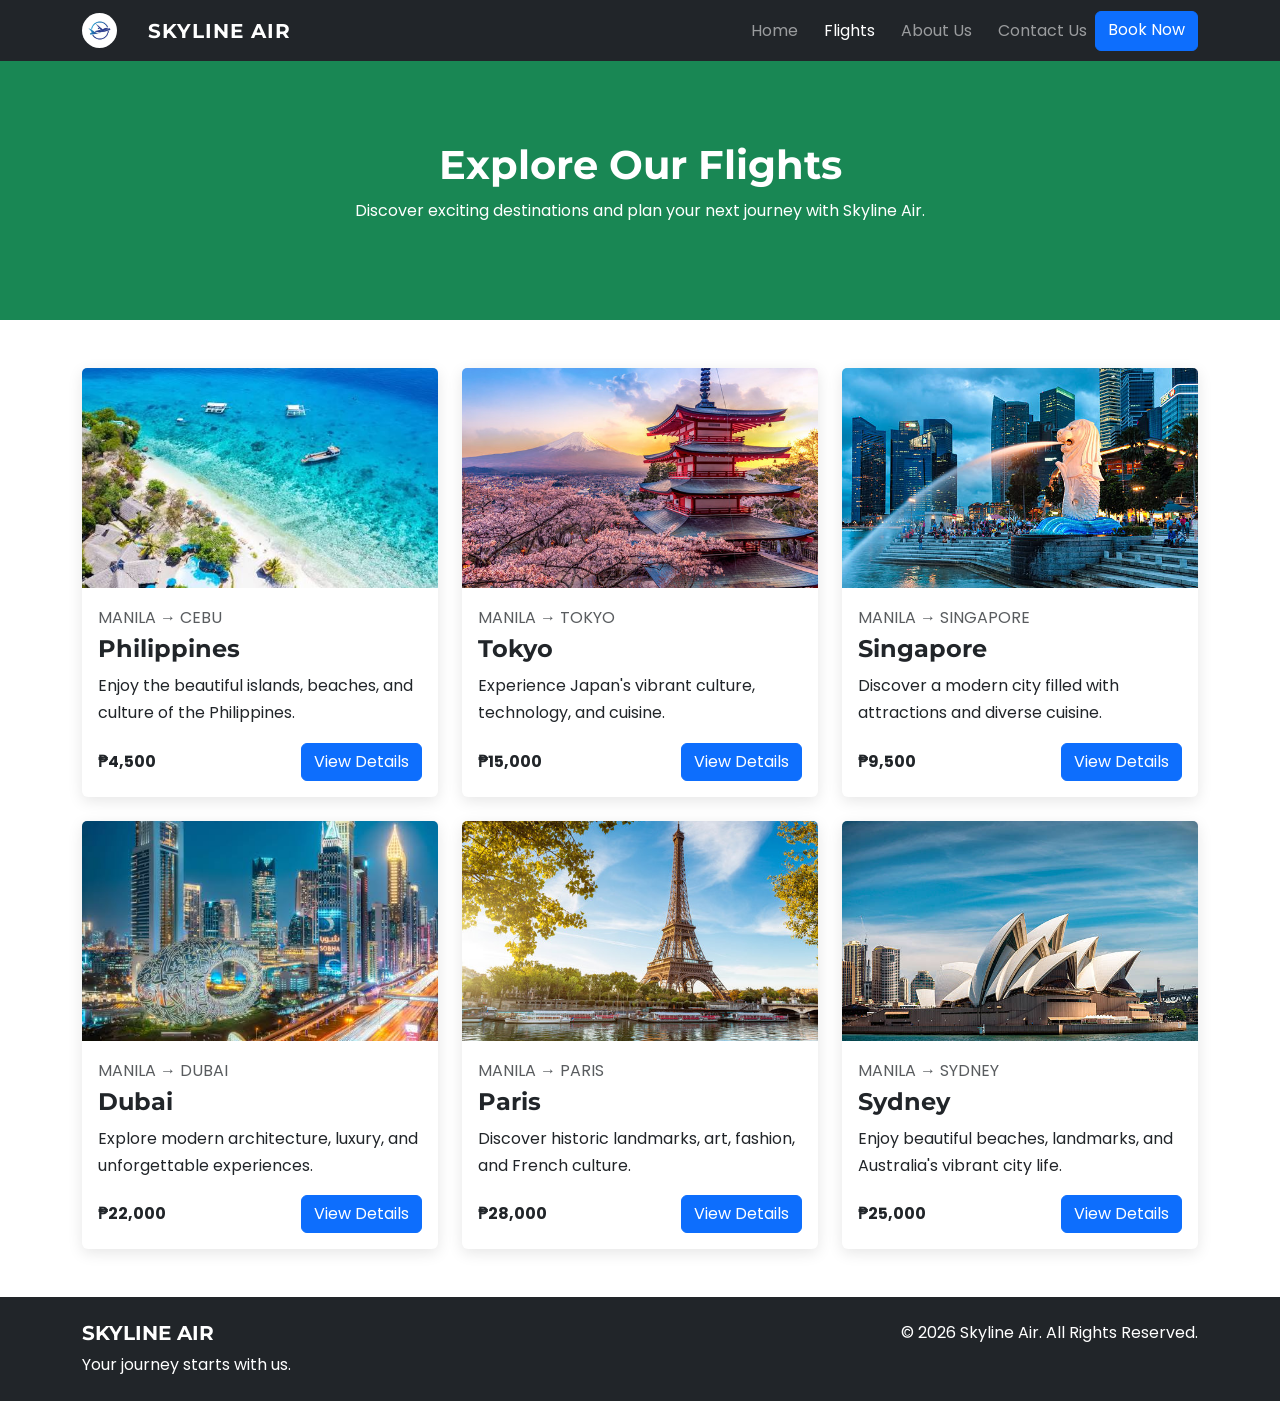
<file: flights.html>
<!DOCTYPE html>
<html lang="en">

<head>
    <meta charset="UTF-8">
    <meta name="viewport" content="width=device-width, initial-scale=1.0">

    <title>Skyline Air | Flights</title>

    <!-- Bootstrap -->
    <link
        href="https://cdn.jsdelivr.net/npm/bootstrap@5.3.3/dist/css/bootstrap.min.css"
        rel="stylesheet">

    <!-- Google Fonts -->
    <link rel="preconnect" href="https://fonts.googleapis.com">
    <link rel="preconnect" href="https://fonts.gstatic.com" crossorigin>
    <link
        href="https://fonts.googleapis.com/css2?family=Montserrat:wght@400;500;600;700&family=Poppins:wght@400;500;600;700&display=swap"
        rel="stylesheet">

    <!-- Custom CSS -->
    <link rel="stylesheet" href="styles.css">
</head>

<body>

    <!-- Navbar -->
    <nav class="navbar navbar-expand-lg navbar-dark bg-dark">

        <div class="container">

            <a class="navbar-brand" href="index.html">
                <img
                    src="images/logo.jpg"
                    alt="Skyline Air Logo"
                    class="logo">
            </a>

            <a class="navbar-brand fw-bold" href="index.html">
                SKYLINE AIR
            </a>

            <button
                class="navbar-toggler"
                type="button"
                data-bs-toggle="collapse"
                data-bs-target="#navbarNav"
                aria-controls="navbarNav"
                aria-expanded="false"
                aria-label="Toggle navigation">

                <span class="navbar-toggler-icon"></span>

            </button>

            <div class="collapse navbar-collapse" id="navbarNav">

            <div class="navbar-nav ms-auto">

                <a class="nav-link" href="index.html">
                    Home
                </a>

                <a class="nav-link active" href="flights.html">
                    Flights
                </a>

                <a class="nav-link" href="about.html">
                    About Us
                </a>

                <a class="nav-link" href="contact.html">
                    Contact Us
                </a>

                <a class="btn btn-primary" href="booking.html">
                    Book Now
                </a>

            </div>

        </div>

    </nav>


    <!-- Page Header -->
    <section class="flights-header text-white bg-success">

        <div class="container text-center">

            <h1 class="fw-bold">
                Explore Our Flights
            </h1>

            <p>
                Discover exciting destinations and plan your next journey
                with Skyline Air.
            </p>

        </div>

    </section>


    <!-- Flight Cards -->
    <section class="py-5">

        <div class="container">

            <div class="row g-4">


                <!-- Philippines -->
                <div class="col-md-6 col-lg-4">

                    <div class="card flight-card h-100">

                        <img
                            src="images/cebu.jpg"
                            class="card-img-top"
                            alt="Philippines">

                        <div class="card-body">

                            <p class="text-muted mb-1">
                                MANILA → CEBU
                            </p>

                            <h4 class="card-title fw-bold">
                                Philippines
                            </h4>

                            <p class="card-text">
                                Enjoy the beautiful islands, beaches,
                                and culture of the Philippines.
                            </p>

                            <div class="d-flex justify-content-between align-items-center">

                                <span class="fw-bold">
                                    ₱4,500
                                </span>

                                <a
                                    href="flight-details.html"
                                    class="btn btn-primary">
                                    View Details
                                </a>

                            </div>

                        </div>

                    </div>

                </div>


                <!-- Tokyo -->
                <div class="col-md-6 col-lg-4">

                    <div class="card flight-card h-100">

                        <img
                            src="images/tokyo.jpg"
                            class="card-img-top"
                            alt="Tokyo">

                        <div class="card-body">

                            <p class="text-muted mb-1">
                                MANILA → TOKYO
                            </p>

                            <h4 class="card-title fw-bold">
                                Tokyo
                            </h4>

                            <p class="card-text">
                                Experience Japan's vibrant culture,
                                technology, and cuisine.
                            </p>

                            <div class="d-flex justify-content-between align-items-center">

                                <span class="fw-bold">
                                    ₱15,000
                                </span>

                                <a
                                    href="flight-details.html"
                                    class="btn btn-primary">
                                    View Details
                                </a>

                            </div>

                        </div>

                    </div>

                </div>


                <!-- Singapore -->
                <div class="col-md-6 col-lg-4">

                    <div class="card flight-card h-100">

                        <img
                            src="images/singapore.jpg"
                            class="card-img-top"
                            alt="Singapore">

                        <div class="card-body">

                            <p class="text-muted mb-1">
                                MANILA → SINGAPORE
                            </p>

                            <h4 class="card-title fw-bold">
                                Singapore
                            </h4>

                            <p class="card-text">
                                Discover a modern city filled with
                                attractions and diverse cuisine.
                            </p>

                            <div class="d-flex justify-content-between align-items-center">

                                <span class="fw-bold">
                                    ₱9,500
                                </span>

                                <a
                                    href="flight-details.html"
                                    class="btn btn-primary">
                                    View Details
                                </a>

                            </div>

                        </div>

                    </div>

                </div>


                <!-- Dubai -->
                <div class="col-md-6 col-lg-4">

                    <div class="card flight-card h-100">

                        <img
                            src="images/dubai.jpg"
                            class="card-img-top"
                            alt="Dubai">

                        <div class="card-body">

                            <p class="text-muted mb-1">
                                MANILA → DUBAI
                            </p>

                            <h4 class="card-title fw-bold">
                                Dubai
                            </h4>

                            <p class="card-text">
                                Explore modern architecture, luxury,
                                and unforgettable experiences.
                            </p>

                            <div class="d-flex justify-content-between align-items-center">

                                <span class="fw-bold">
                                    ₱22,000
                                </span>

                                <a
                                    href="flight-details.html"
                                    class="btn btn-primary">
                                    View Details
                                </a>

                            </div>

                        </div>

                    </div>

                </div>


                <!-- Paris -->
                <div class="col-md-6 col-lg-4">

                    <div class="card flight-card h-100">

                        <img
                            src="images/paris.jpg"
                            class="card-img-top"
                            alt="Paris">

                        <div class="card-body">

                            <p class="text-muted mb-1">
                                MANILA → PARIS
                            </p>

                            <h4 class="card-title fw-bold">
                                Paris
                            </h4>

                            <p class="card-text">
                                Discover historic landmarks, art,
                                fashion, and French culture.
                            </p>

                            <div class="d-flex justify-content-between align-items-center">

                                <span class="fw-bold">
                                    ₱28,000
                                </span>

                                <a
                                    href="flight-details.html"
                                    class="btn btn-primary">
                                    View Details
                                </a>

                            </div>

                        </div>

                    </div>

                </div>


                <!-- Sydney -->
                <div class="col-md-6 col-lg-4">

                    <div class="card flight-card h-100">

                        <img
                            src="images/sydney.jpg"
                            class="card-img-top"
                            alt="Sydney">

                        <div class="card-body">

                            <p class="text-muted mb-1">
                                MANILA → SYDNEY
                            </p>

                            <h4 class="card-title fw-bold">
                                Sydney
                            </h4>

                            <p class="card-text">
                                Enjoy beautiful beaches, landmarks,
                                and Australia's vibrant city life.
                            </p>

                            <div class="d-flex justify-content-between align-items-center">

                                <span class="fw-bold">
                                    ₱25,000
                                </span>

                                <a
                                    href="flight-details.html"
                                    class="btn btn-primary">
                                    View Details
                                </a>

                            </div>

                        </div>

                    </div>

                </div>

            </div>

        </div>

    </section>


    <!-- Footer -->
    <footer class="bg-dark text-white py-4">

        <div class="container">

            <div class="row">

                <div class="col-md-6">

                    <h5 class="fw-bold">
                        SKYLINE AIR
                    </h5>

                    <p>
                        Your journey starts with us.
                    </p>

                </div>

                <div class="col-md-6 text-md-end">

                    <p class="mb-0">
                        © 2026 Skyline Air. All Rights Reserved.
                    </p>

                </div>

            </div>

        </div>

    </footer>

    <!-- Bootstrap JavaScript Bundle -->
<script src="https://cdn.jsdelivr.net/npm/bootstrap@5.3.3/dist/js/bootstrap.bundle.min.js"></script>

</body>

</html>
</file>
<file: styles.css>
html,
body {
    width: 100%;
    max-width: 100%;
    overflow-x: hidden;
}

img {
    max-width: 100%;
    height: auto;
}

css
* {
    box-sizing: border-box;
}

body {
    font-family: "Poppins", sans-serif;
    margin: 0;
}

h1,
h2,
h3,
h4,
h5,
h6,
.navbar-brand {
    font-family: "Montserrat", sans-serif;
}


/* Navbar */

.navbar-brand {
    letter-spacing: 1px;
}

.nav-link {
    margin-left: 10px;
}

.logo {
    height: 35px;
    width: 35px;
    margin-right: 15px;
    border-radius: 50%;
    object-fit: cover;
}

.navbar {
    background-color: #212529 !important;
}



/* Hero */

.hero-section {
    background-image: url("images/hero.png");
    background-size: cover;
    background-position: center;
    background-repeat: no-repeat;
    color: white;
}

.hero-subtitle,
.section-subtitle {
    font-weight: 600;
    letter-spacing: 2px;
}

.hero-section .lead {
    max-width: 600px;
}

.text-primary {
    color: #F4C542 !important;
}


/* Destinations */

.destination-card {
    border: none;
    box-shadow: 0 4px 15px rgba(0, 0, 0, 0.1);
    transition: transform 0.3s ease;
}

.destination-card:hover {
    transform: translateY(-5px);
}

.destination-card img {
    height: 220px;
    object-fit: cover;
}


/* Features */

.feature-box {
    height: 100%;
    background-color: white;
    border-radius: 10px;
}


/* Call To Action */

.cta-section {
    background-color: #f5f5f5;
}


/* Footer */

footer p {
    margin-bottom: 0;
}



/* Flights Page */

.flights-header {
    background-color: #f5f5f5;
    padding: 80px 0;
}

.flight-card {
    border: none;
    box-shadow: 0 4px 15px rgba(0, 0, 0, 0.1);
    transition: transform 0.3s ease;
}

.flight-card:hover {
    transform: translateY(-5px);
}

.flight-card img {
    height: 220px;
    object-fit: cover;
}

/* Flight Details Page */

.details-header {
    background-color: #198754;
    color: white;
    padding: 70px 0;
}

.details-header h1 {
    font-family: 'Montserrat', sans-serif;
    font-weight: 700;
}

.details-header p {
    font-family: 'Poppins', sans-serif;
    margin-bottom: 0;
}

.flight-detail-card {
    background-color: #ffffff;
    padding: 30px;
    border-radius: 12px;
    box-shadow: 0 4px 15px rgba(0, 0, 0, 0.08);
}

.flight-detail-card h2 {
    font-family: 'Montserrat', sans-serif;
    font-weight: 700;
    margin-bottom: 15px;
}

.flight-detail-card p {
    font-family: 'Poppins', sans-serif;
}

.flight-info {
    margin: 20px 0;
}

.flight-info p {
    margin-bottom: 8px;
}

/*Booking Page*/

.booking-header {
    background-color: #198754;
    color: white;
    padding: 70px 0;
}

.booking-header h1 {
    font-family: 'Montserrat', sans-serif;
    font-weight: 700;
}

.booking-header p {
    font-family: 'Poppins', sans-serif;
    margin-bottom: 0;
}

.booking-form {
    background-color: #ffffff;
    padding: 40px;
    border-radius: 12px;
    box-shadow: 0 4px 15px rgba(0, 0, 0, 0.08);
}

.booking-form h2 {
    font-family: 'Montserrat', sans-serif;
    font-weight: 700;
    margin-bottom: 10px;
}

.booking-form .form-label {
    font-family: 'Poppins', sans-serif;
    font-weight: 500;
}

.booking-form .form-control,
.booking-form .form-select {
    font-family: 'Poppins', sans-serif;
    padding: 12px;
}

.booking-form .btn {
    font-family: 'Poppins', sans-serif;
    font-weight: 600;
}

/* About Page */

.about-header {
    background-color: #198754;
    color: white;
    padding: 70px 0;
}

.about-header h1 {
    font-family: 'Montserrat', sans-serif;
    font-weight: 700;
}

.about-header p {
    font-family: 'Poppins', sans-serif;
    margin-bottom: 0;
}

.about-image {
    width: 100%;
    max-width: 100%;
    height: 400px;
    object-fit: cover;
}

.about-values {
    background-color: #f8f9fa;
}

.about-values h2,
.about-values h3,
section h2 {
    font-family: 'Montserrat', sans-serif;
    font-weight: 700;
}

section p {
    font-family: 'Poppins', sans-serif;
    line-height: 1.7;
}

.value-card {
    background-color: #ffffff;
    padding: 30px;
    border-radius: 12px;
    box-shadow: 0 4px 15px rgba(0, 0, 0, 0.08);
}

.value-card h2,
.value-card h3 {
    margin-bottom: 15px;
}

/* CONTACT PAGE */

.contact-header {
    background-color: #198754;
    color: white;
    padding: 70px 0;
}

.contact-header h1 {
    font-weight: 700;
}

.contact-header p {
    margin-bottom: 0;
}


/* Contact Information Cards */

.contact-cards {
    margin-top: 25px;
}

.contact-card {
    background-color: #ffffff;
    padding: 20px;
    margin-bottom: 15px;
    border-radius: 10px;
    box-shadow: 0 3px 10px rgba(0, 0, 0, 0.08);
}

.contact-card h5 {
    font-weight: 600;
    color: #198754;
    margin-bottom: 8px;
}

.contact-card p {
    margin-bottom: 0;
}


/* Contact Form */

.contact-form {
    background-color: #ffffff;
    width: 100%;
    max-width: 100%;
    padding: 35px;
    border-radius: 12px;
    box-shadow: 0 4px 15px rgba(0, 0, 0, 0.08);
}

.contact-form h2 {
    font-weight: 700;
    margin-bottom: 10px;
}

.contact-form .form-label {
    font-weight: 500;
}

.contact-form .form-control {
    font-family: "Poppins", sans-serif;
    width: 100%;
    max-width: 100%;
    padding: 12px;
}

/* Social Media */

.social-media {
    background-color: #f8f9fa;
}

.social-media h2 {
    font-family: 'Montserrat', sans-serif;
    font-weight: 700;
    margin-bottom: 10px;
}

.social-media p {
    font-family: 'Poppins', sans-serif;
}

.social-links {
    display: flex;
    justify-content: center;
    flex-wrap: wrap;
    gap: 15px;
    margin-top: 25px;
}

.social-link {
    text-decoration: none;
    color: #ffffff;
    background-color: #198754;
    padding: 12px 25px;
    border-radius: 25px;
    font-family: 'Poppins', sans-serif;
    font-weight: 500;
    transition: 0.3s;
}

.social-link:hover {
    background-color: #146c43;
    color: #ffffff;
}


/* MOBILE */

@media (max-width: 768px) {

    .hero-section {
        text-align: center;
    }

    .hero-section .lead {
        margin-left: auto;
        margin-right: auto;
    }

    .flight-detail-card {
        padding: 20px;
    }

    .booking-form {
        padding: 25px;
    }

    .contact-form {
        padding: 25px;
    }

    .about-image {
        height: 300px;
    }

}


/* SMALL MOBILE */

@media (max-width: 578px) {

    .navbar-brand {
        font-size: 16px;
    }

    .logo {
        width: 32px;
        height: 32px;
        margin-right: 8px;
    }

    .hero-section {
        padding-left: 15px;
        padding-right: 15px;
    }

    .about-image {
        height: 250px;
    }

    .flight-detail-card {
        padding: 15px;
    }

    .booking-form {
        padding: 20px;
    }

    .contact-form {
        padding: 20px;
    }

    .contact-card {
        padding: 18px;
    }

    .social-links {
        gap: 10px;
    }

    .social-link {
        padding: 10px 18px;
    }

}
</file>
